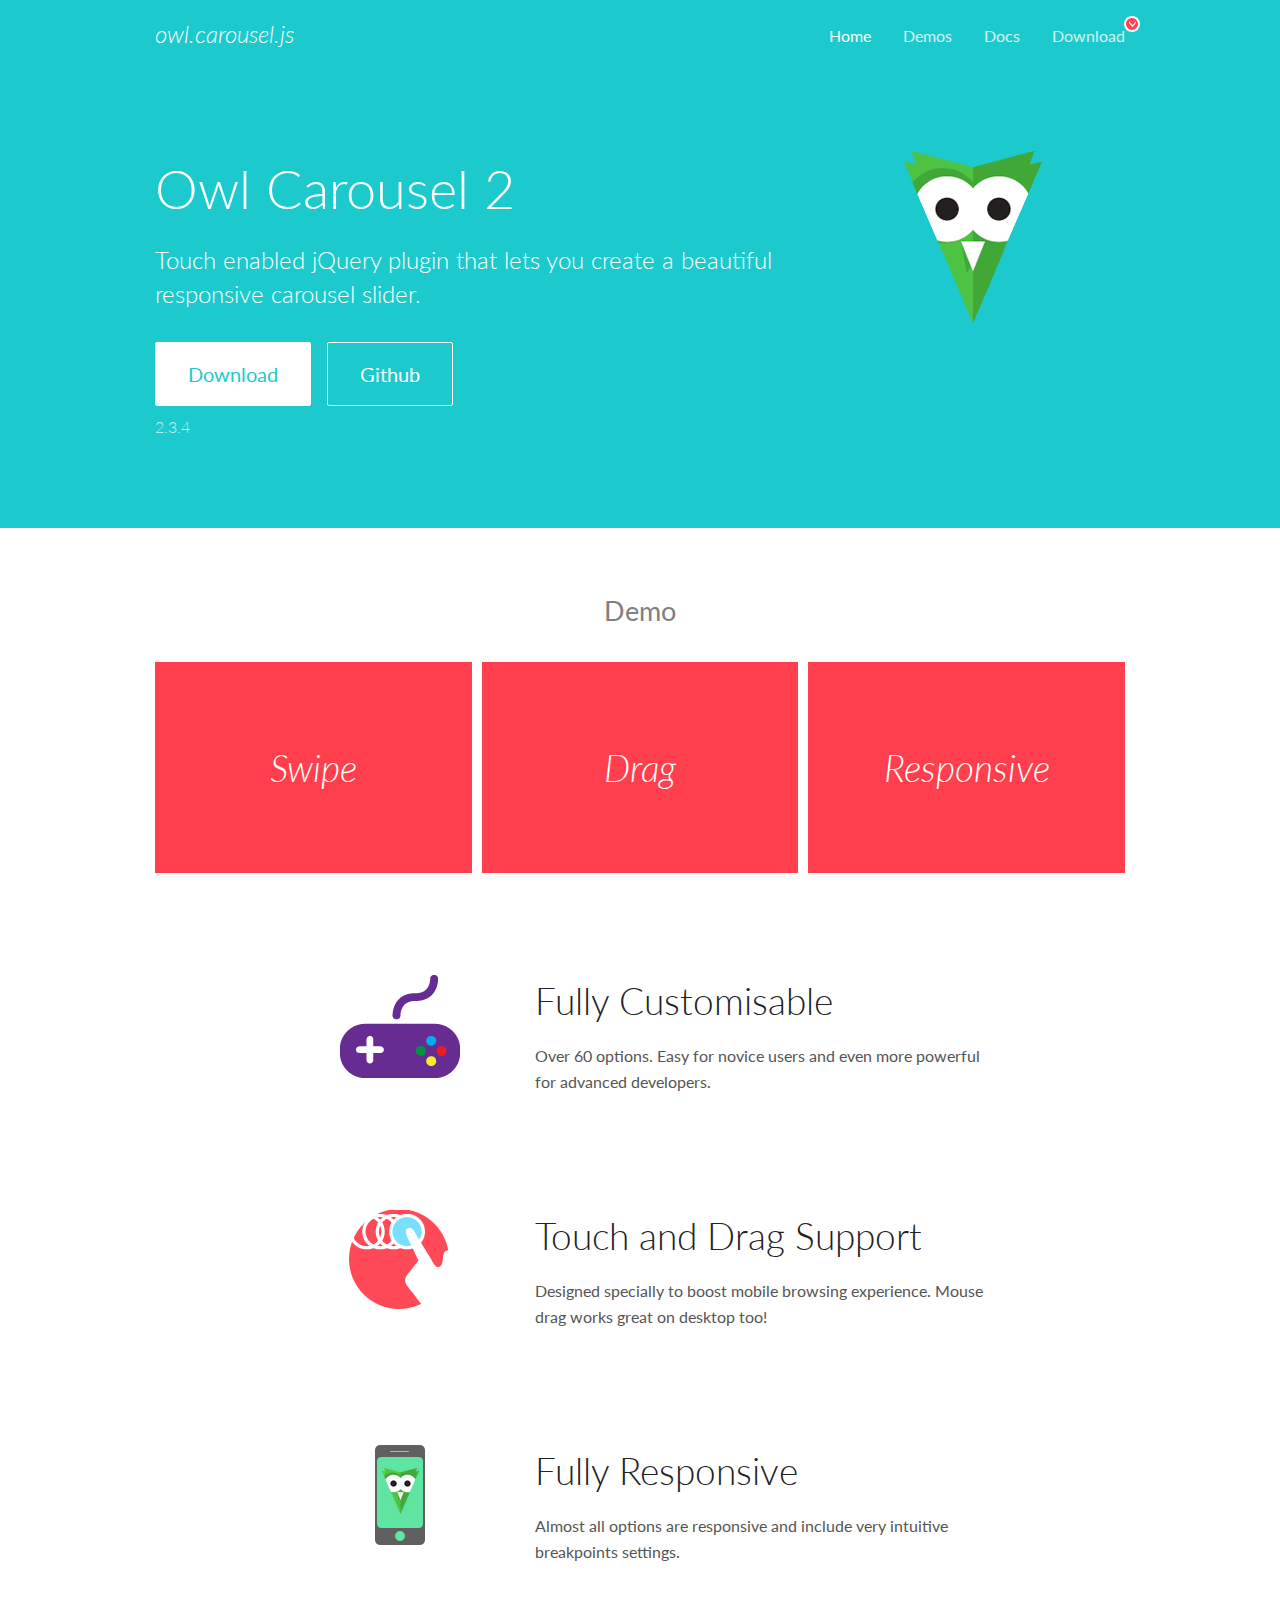
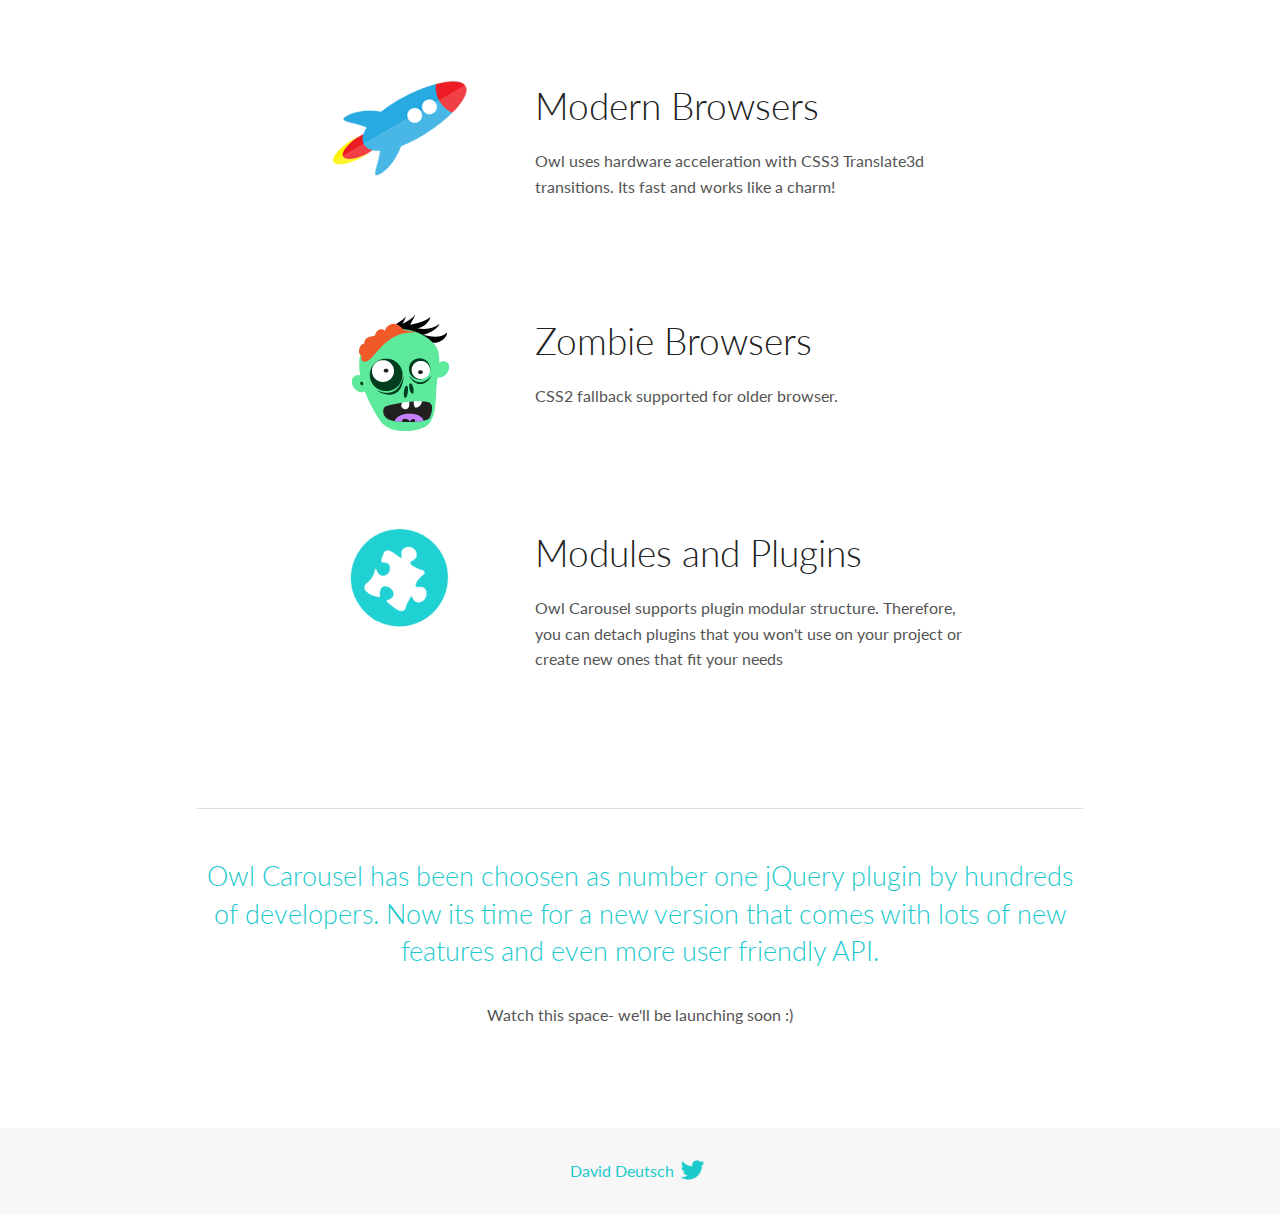
<file: exam/fonts/OwlCarousel2-2.3.4/docs/index.html>
<!DOCTYPE html>
<html lang="en">
  <head>

    <!-- head -->
    <meta charset="utf-8">
    <meta name="msapplication-tap-highlight" content="no" />
    <meta name="viewport" content="width=device-width, initial-scale=1.0" />
    <meta name="description" content="Touch enabled jQuery plugin that lets you create beautiful responsive carousel slider.">
    <meta name="author" content="David Deutsch">
    <title>
      Home | Owl Carousel | 2.3.4
    </title>

    <!-- Stylesheets -->
    <link href='https://fonts.googleapis.com/css?family=Lato:300,400,700,400italic,300italic' rel='stylesheet' type='text/css'>
    <link rel="stylesheet" href="assets/css/docs.theme.min.css">

    <!-- Owl Stylesheets -->
    <link rel="stylesheet" href="assets/owlcarousel/assets/owl.carousel.min.css">
    <link rel="stylesheet" href="assets/owlcarousel/assets/owl.theme.default.min.css">

    <!-- HTML5 shim and Respond.js IE8 support of HTML5 elements and media queries -->

    <!--[if lt IE 9]>
      <script src="https://oss.maxcdn.com/libs/html5shiv/3.7.0/html5shiv.js"></script>
      <script src="https://oss.maxcdn.com/libs/respond.js/1.3.0/respond.min.js"></script>
    <![endif]-->

    <!-- Favicons -->
    <link rel="apple-touch-icon-precomposed" sizes="144x144" href="assets/ico/apple-touch-icon-144-precomposed.png">
    <link rel="shortcut icon" href="assets/ico/favicon.png">
    <link rel="shortcut icon" href="favicon.ico">

    <!-- Yeah i know js should not be in header. Its required for demos.-->

    <!-- javascript -->
    <script src="assets/vendors/jquery.min.js"></script>
    <script src="assets/owlcarousel/owl.carousel.js"></script>
  </head>
  <body>

    <!-- header -->
    <header class="header">
      <div class="row">
        <div class="large-12 columns">
          <div class="brand left">
            <h3>
              <a href="/OwlCarousel2/">owl.carousel.js</a> 
            </h3>
          </div>
          <a id="toggle-nav" class="right">
            <span></span> <span></span> <span></span> 
          </a> 
          <div class="nav-bar">
            <ul class="clearfix">
              <li class="active">
                <a href="/OwlCarousel2/index.html">Home</a> 
              </li>
              <li> <a href="/OwlCarousel2/demos/demos.html">Demos</a>  </li>
              <li> <a href="/OwlCarousel2/docs/started-welcome.html">Docs</a>  </li>
              <li>
                <a href="https://github.com/OwlCarousel2/OwlCarousel2/archive/2.3.4.zip">Download</a> 
                <span class="download"></span> 
              </li>
            </ul>
          </div>
        </div>
      </div>
    </header>

    <!-- home panel -->
    <section id="hero">
      <div class="row">
        <div class="large-8 medium-8 columns">
          <h1>Owl Carousel 2</h1>
          <h4>Touch enabled jQuery plugin that lets you create a beautiful responsive carousel slider.</h4>
          <a href="https://github.com/OwlCarousel2/OwlCarousel2/archive/2.3.4.zip" class="hero-button">Download</a> 
          <a href="https://github.com/OwlCarousel2/OwlCarousel2" class="hero-button outline">Github</a> 
          <p>2.3.4</p>
        </div>
        <div class="large-4 medium-4 columns">
          <img class="owl-logo" src="assets/img/owl-logo.png" alt="mr. Owl">
        </div>
      </div>
    </section>

    <!-- body -->
    <div class="home-demo">
      <div class="row">
        <div class="large-12 columns">
          <h3>Demo</h3>
          <div class="owl-carousel">
            <div class="item">
              <h2>Swipe</h2>
            </div>
            <div class="item">
              <h2>Drag</h2>
            </div>
            <div class="item">
              <h2>Responsive</h2>
            </div>
            <div class="item">
              <h2>CSS3</h2>
            </div>
            <div class="item">
              <h2>Fast</h2>
            </div>
            <div class="item">
              <h2>Easy</h2>
            </div>
            <div class="item">
              <h2>Free</h2>
            </div>
            <div class="item">
              <h2>Upgradable</h2>
            </div>
            <div class="item">
              <h2>Tons of options</h2>
            </div>
            <div class="item">
              <h2>Infinity</h2>
            </div>
            <div class="item">
              <h2>Auto Width</h2>
            </div>
          </div>
        </div>
      </div>
    </div>
    <script>
      var owl = $('.owl-carousel');
      owl.owlCarousel({
        margin: 10,
        loop: true,
        responsive: {
          0: {
            items: 1
          },
          600: {
            items: 2
          },
          1000: {
            items: 3
          }
        }
      })
    </script>

    <!-- features -->
    <div id="features">
      <div class="row">
        <div class="small-12 medium-9 small-centered columns">
          <section class="row feature">
            <div class="medium-4 small-12 columns">
              <img src="assets/img/feature-options.png" alt="">
            </div>
            <div class="medium-8 small-12 columns">
              <h2>Fully Customisable</h2>
              <p>Over 60 options. Easy for novice users and even more powerful for advanced developers.</p>
            </div>
          </section>
          <section class="row feature">
            <div class="medium-4 small-12 columns">
              <img src="assets/img/feature-drag.png" alt="">
            </div>
            <div class="medium-8 small-12 columns">
              <h2>Touch and Drag Support</h2>
              <p>Designed specially to boost mobile browsing experience. Mouse drag works great on desktop too!</p>
            </div>
          </section>
          <section class="row feature">
            <div class="medium-4 small-12 columns">
              <img src="assets/img/feature-responsive.png" alt="">
            </div>
            <div class="medium-8 small-12 columns">
              <h2>Fully Responsive</h2>
              <p>Almost all options are responsive and include very intuitive breakpoints settings.</p>
            </div>
          </section>
          <section class="row feature">
            <div class="medium-4 small-12 columns">
              <img src="assets/img/feature-modern.png" alt="">
            </div>
            <div class="medium-8 small-12 columns">
              <h2>Modern Browsers</h2>
              <p>Owl uses hardware acceleration with CSS3 Translate3d transitions. Its fast and works like a charm! </p>
            </div>
          </section>
          <section class="row feature">
            <div class="medium-4 small-12 columns">
              <img src="assets/img/feature-zombie.png" alt="">
            </div>
            <div class="medium-8 small-12 columns">
              <h2>Zombie Browsers</h2>
              <p>CSS2 fallback supported for older browser.</p>
            </div>
          </section>
          <section class="row feature">
            <div class="medium-4 small-12 columns">
              <img src="assets/img/feature-module.png" alt="">
            </div>
            <div class="medium-8 small-12 columns">
              <h2>Modules and Plugins</h2>
              <p>Owl Carousel supports plugin modular structure. Therefore, you can detach plugins that you won&#x27;t use on your project or create new ones that fit your needs</p>
            </div>
          </section>
        </div>
      </div>
    </div>

    <!-- footer -->
    <section id="teaser-text">
      <div class="row">
        <div class="small-12 medium-11 small-centered columns">
          <hr>
          <h3 id="owl-carousel-has-been-choosen-as-number-one-jquery-plugin-by-hundreds-of-developers-now-its-time-for-a-new-version-that-comes-with-lots-of-new-features-and-even-more-user-friendly-api-">Owl Carousel has been choosen as number one jQuery plugin by hundreds of developers. Now its time for a new version that comes with lots of new features and even more user friendly API.</h3>
          <p>Watch this space- we&#39;ll be launching soon :)</p>
        </div>
      </div>
    </section>

    <!-- footer -->
    <footer class="footer">
      <div class="row">
        <div class="large-12 columns">
          <h5>
            <a href="/OwlCarousel2/docs/support-contact.html">David Deutsch</a> 
            <a id="custom-tweet-button" href="https://twitter.com/share?url=https://github.com/OwlCarousel2/OwlCarousel2&text=Owl Carousel - This is so awesome! " target="_blank"></a> 
          </h5>
        </div>
      </div>
    </footer>

    <!-- vendors -->
    <script src="assets/vendors/highlight.js"></script>
    <script src="assets/js/app.js"></script>
  </body>
</html>
</file>
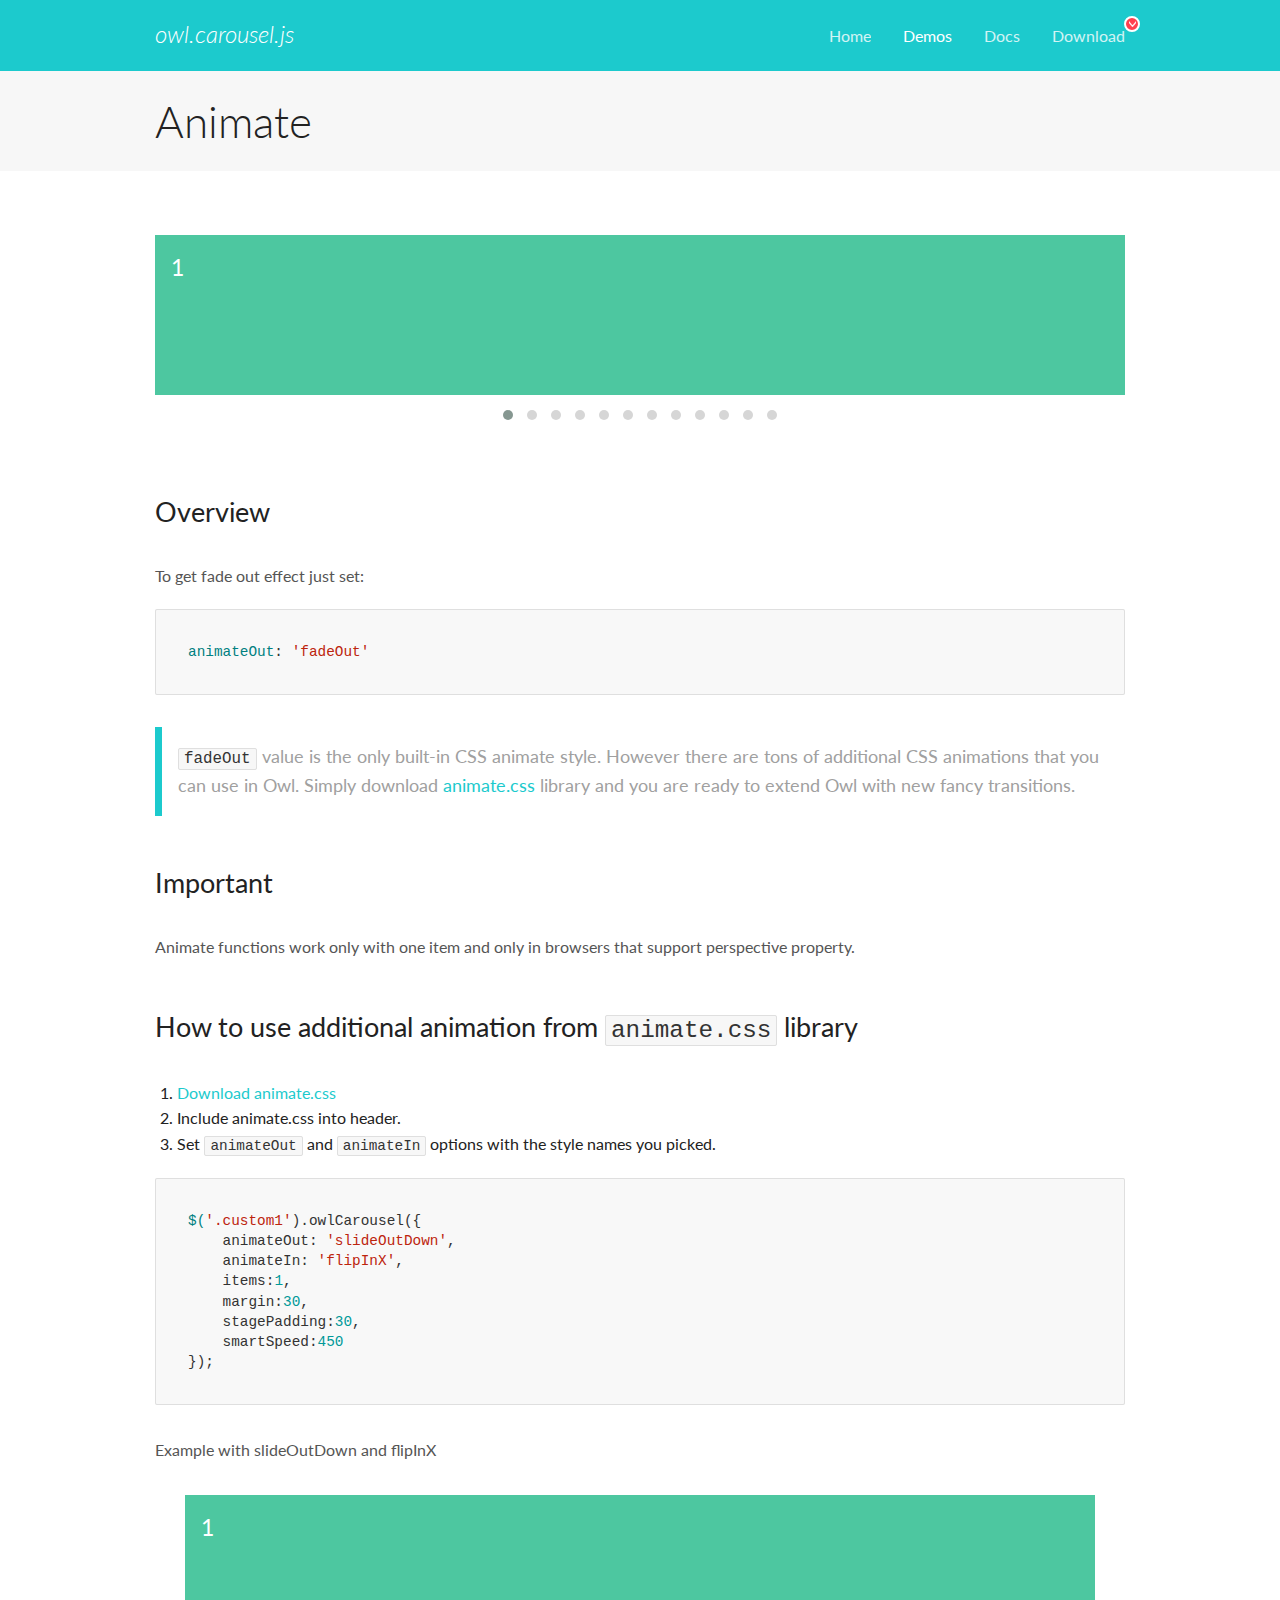
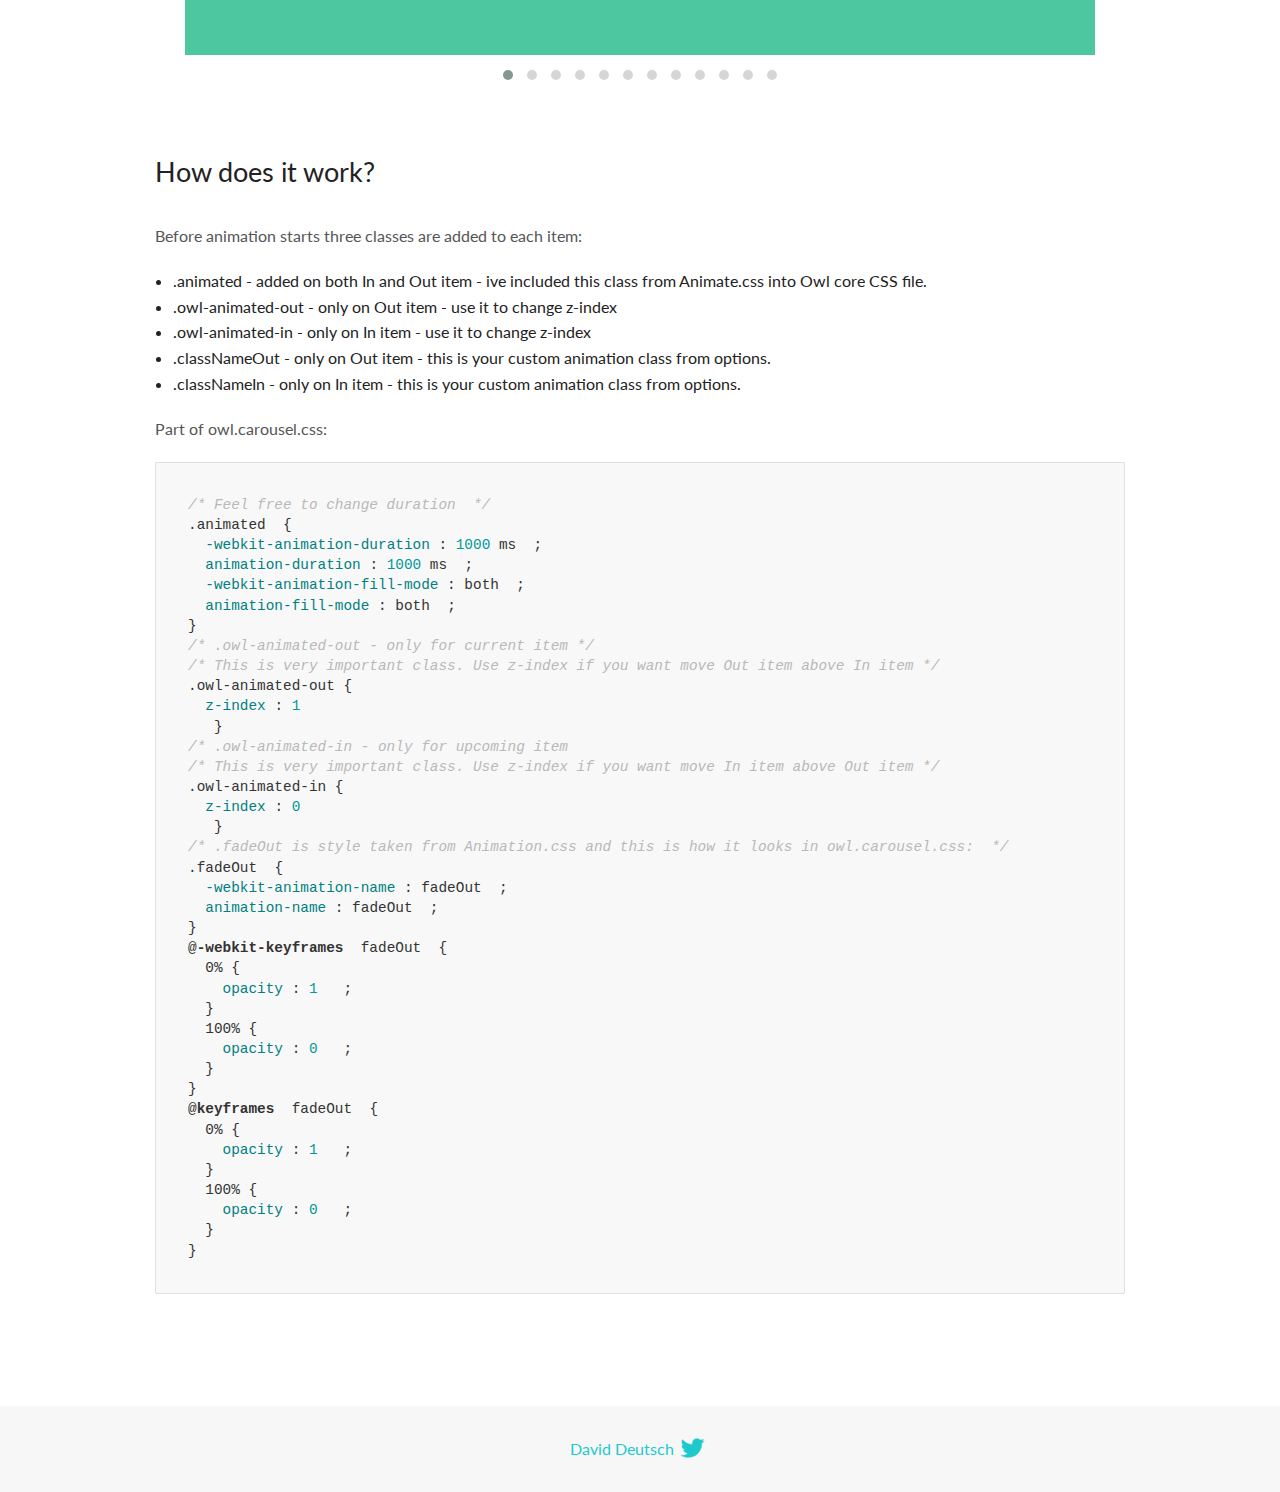
<file: exam/fonts/OwlCarousel2-2.3.4/docs/demos/animate.html>
<!DOCTYPE html>
<html lang="en">
  <head>

    <!-- head -->
    <meta charset="utf-8">
    <meta name="msapplication-tap-highlight" content="no" />
    <meta name="viewport" content="width=device-width, initial-scale=1.0" />
    <meta name="description" content="Animate carousel">
    <meta name="author" content="David Deutsch">
    <title>
      Animate Demo | Owl Carousel | 2.3.4
    </title>

    <!-- Stylesheets -->
    <link href='https://fonts.googleapis.com/css?family=Lato:300,400,700,400italic,300italic' rel='stylesheet' type='text/css'>
    <link rel="stylesheet" href="../assets/css/docs.theme.min.css">

    <!-- Owl Stylesheets -->
    <link rel="stylesheet" href="../assets/owlcarousel/assets/owl.carousel.min.css">
    <link rel="stylesheet" href="../assets/owlcarousel/assets/owl.theme.default.min.css">

    <!-- HTML5 shim and Respond.js IE8 support of HTML5 elements and media queries -->

    <!--[if lt IE 9]>
      <script src="https://oss.maxcdn.com/libs/html5shiv/3.7.0/html5shiv.js"></script>
      <script src="https://oss.maxcdn.com/libs/respond.js/1.3.0/respond.min.js"></script>
    <![endif]-->

    <!-- Favicons -->
    <link rel="apple-touch-icon-precomposed" sizes="144x144" href="../assets/ico/apple-touch-icon-144-precomposed.png">
    <link rel="shortcut icon" href="../assets/ico/favicon.png">
    <link rel="shortcut icon" href="favicon.ico">

    <!-- Yeah i know js should not be in header. Its required for demos.-->

    <!-- javascript -->
    <script src="../assets/vendors/jquery.min.js"></script>
    <script src="../assets/owlcarousel/owl.carousel.js"></script>
  </head>
  <body>

    <!-- header -->
    <header class="header">
      <div class="row">
        <div class="large-12 columns">
          <div class="brand left">
            <h3>
              <a href="/OwlCarousel2/">owl.carousel.js</a> 
            </h3>
          </div>
          <a id="toggle-nav" class="right">
            <span></span> <span></span> <span></span> 
          </a> 
          <div class="nav-bar">
            <ul class="clearfix">
              <li> <a href="/OwlCarousel2/index.html">Home</a>  </li>
              <li class="active">
                <a href="/OwlCarousel2/demos/demos.html">Demos</a> 
              </li>
              <li> <a href="/OwlCarousel2/docs/started-welcome.html">Docs</a>  </li>
              <li>
                <a href="https://github.com/OwlCarousel2/OwlCarousel2/archive/2.3.4.zip">Download</a> 
                <span class="download"></span> 
              </li>
            </ul>
          </div>
        </div>
      </div>
    </header>

    <!-- title -->
    <section class="title">
      <div class="row">
        <div class="large-12 columns">
          <h1>Animate</h1>
        </div>
      </div>
    </section>

    <!--  Demos -->
    <section id="demos">
      <div class="row">
        <div class="large-12 columns">
          <div class="fadeOut owl-carousel owl-theme">
            <div class="item">
              <h4>1</h4>
            </div>
            <div class="item">
              <h4>2</h4>
            </div>
            <div class="item">
              <h4>3</h4>
            </div>
            <div class="item">
              <h4>4</h4>
            </div>
            <div class="item">
              <h4>5</h4>
            </div>
            <div class="item">
              <h4>6</h4>
            </div>
            <div class="item">
              <h4>7</h4>
            </div>
            <div class="item">
              <h4>8</h4>
            </div>
            <div class="item">
              <h4>9</h4>
            </div>
            <div class="item">
              <h4>10</h4>
            </div>
            <div class="item">
              <h4>11</h4>
            </div>
            <div class="item">
              <h4>12</h4>
            </div>
          </div>
          <h3 id="overview">Overview</h3>
          <p>To get fade out effect just set:</p>
          <pre><code>animateOut: &#39;fadeOut&#39;</code></pre>
          <blockquote>
            <p><code>fadeOut</code> value is the only built-in CSS animate style. However there are tons of additional CSS animations that you can use in Owl. Simply download
              <a href="https://daneden.github.io/animate.css/">animate.css</a>  library and you are ready to extend Owl with new fancy transitions.</p>
          </blockquote>
          <h3 id="important">Important</h3>
          <p>Animate functions work only with one item and only in browsers that support perspective property.</p>
          <h3 id="how-to-use-additional-animation-from-animate-css-library">How to use additional animation from <code>animate.css</code> library</h3>
          <ol>
            <li> <a href="https://daneden.github.io/animate.css/">Download animate.css</a>  </li>
            <li>Include animate.css into header.</li>
            <li>Set <code>animateOut</code> and <code>animateIn</code> options with the style names you picked.</li>
          </ol>
          <pre><code>$(&#39;.custom1&#39;).owlCarousel({
    animateOut: &#39;slideOutDown&#39;,
    animateIn: &#39;flipInX&#39;,
    items:1,
    margin:30,
    stagePadding:30,
    smartSpeed:450
});</code></pre>
          <p>Example with slideOutDown and flipInX</p>
          <div class="custom1 owl-carousel owl-theme">
            <div class="item">
              <h4>1</h4>
            </div>
            <div class="item">
              <h4>2</h4>
            </div>
            <div class="item">
              <h4>3</h4>
            </div>
            <div class="item">
              <h4>4</h4>
            </div>
            <div class="item">
              <h4>5</h4>
            </div>
            <div class="item">
              <h4>6</h4>
            </div>
            <div class="item">
              <h4>7</h4>
            </div>
            <div class="item">
              <h4>8</h4>
            </div>
            <div class="item">
              <h4>9</h4>
            </div>
            <div class="item">
              <h4>10</h4>
            </div>
            <div class="item">
              <h4>11</h4>
            </div>
            <div class="item">
              <h4>12</h4>
            </div>
          </div>
          <h3 id="how-does-it-work-">How does it work?</h3>
          <p>Before animation starts three classes are added to each item:</p>
          <ul>
            <li>.animated - added on both In and Out item - ive included this class from Animate.css into Owl core CSS file.</li>
            <li>.owl-animated-out - only on Out item - use it to change z-index</li>
            <li>.owl-animated-in - only on In item - use it to change z-index</li>
            <li>.classNameOut - only on Out item - this is your custom animation class from options.</li>
            <li>.classNameIn - only on In item - this is your custom animation class from options.</li>
          </ul>
          <p>Part of owl.carousel.css:</p>
          <pre><code class="language-css"><span class="comment">/* Feel free to change duration  */</span> 
<span class="class">.animated</span>  <span class="rules">{
  <span class="rule"><span class="attribute">-webkit-animation-duration</span> :<span class="value"> <span class="number">1000</span> ms</span> </span> ;
  <span class="rule"><span class="attribute">animation-duration</span> :<span class="value"> <span class="number">1000</span> ms</span> </span> ;
  <span class="rule"><span class="attribute">-webkit-animation-fill-mode</span> :<span class="value"> both</span> </span> ;
  <span class="rule"><span class="attribute">animation-fill-mode</span> :<span class="value"> both</span> </span> ;
<span class="rule">}</span> </span> 
<span class="comment">/* .owl-animated-out - only for current item */</span> 
<span class="comment">/* This is very important class. Use z-index if you want move Out item above In item */</span> 
<span class="class">.owl-animated-out</span> <span class="rules">{
  <span class="rule"><span class="attribute">z-index</span> :<span class="value"> <span class="number">1</span> 
</span> </span> </span> }
<span class="comment">/* .owl-animated-in - only for upcoming item
/* This is very important class. Use z-index if you want move In item above Out item */</span> 
<span class="class">.owl-animated-in</span> <span class="rules">{
  <span class="rule"><span class="attribute">z-index</span> :<span class="value"> <span class="number">0</span> 
</span> </span> </span> }
<span class="comment">/* .fadeOut is style taken from Animation.css and this is how it looks in owl.carousel.css:  */</span> 
<span class="class">.fadeOut</span>  <span class="rules">{
  <span class="rule"><span class="attribute">-webkit-animation-name</span> :<span class="value"> fadeOut</span> </span> ;
  <span class="rule"><span class="attribute">animation-name</span> :<span class="value"> fadeOut</span> </span> ;
<span class="rule">}</span> </span> 
<span class="at_rule">@<span class="keyword">-webkit-keyframes</span>  fadeOut </span> {
  0% <span class="rules">{
    <span class="rule"><span class="attribute">opacity</span> :<span class="value"> <span class="number">1</span> </span> </span> ;
  <span class="rule">}</span> </span> 
  100% <span class="rules">{
    <span class="rule"><span class="attribute">opacity</span> :<span class="value"> <span class="number">0</span> </span> </span> ;
  <span class="rule">}</span> </span> 
}
<span class="at_rule">@<span class="keyword">keyframes</span>  fadeOut </span> {
  0% <span class="rules">{
    <span class="rule"><span class="attribute">opacity</span> :<span class="value"> <span class="number">1</span> </span> </span> ;
  <span class="rule">}</span> </span> 
  100% <span class="rules">{
    <span class="rule"><span class="attribute">opacity</span> :<span class="value"> <span class="number">0</span> </span> </span> ;
  <span class="rule">}</span> </span> 
}</code></pre>
          <link rel="stylesheet" href="../assets/css/animate.css">
          <script>
            jQuery(document).ready(function($) {
              $('.fadeOut').owlCarousel({
                items: 1,
                animateOut: 'fadeOut',
                loop: true,
                margin: 10,
              });
              $('.custom1').owlCarousel({
                animateOut: 'slideOutDown',
                animateIn: 'flipInX',
                items: 1,
                margin: 30,
                stagePadding: 30,
                smartSpeed: 450
              });
            });
          </script>
        </div>
      </div>
    </section>

    <!-- footer -->
    <footer class="footer">
      <div class="row">
        <div class="large-12 columns">
          <h5>
            <a href="/OwlCarousel2/docs/support-contact.html">David Deutsch</a> 
            <a id="custom-tweet-button" href="https://twitter.com/share?url=https://github.com/OwlCarousel2/OwlCarousel2&text=Owl Carousel - This is so awesome! " target="_blank"></a> 
          </h5>
        </div>
      </div>
    </footer>

    <!-- vendors -->
    <script src="../assets/vendors/highlight.js"></script>
    <script src="../assets/js/app.js"></script>
  </body>
</html>
</file>
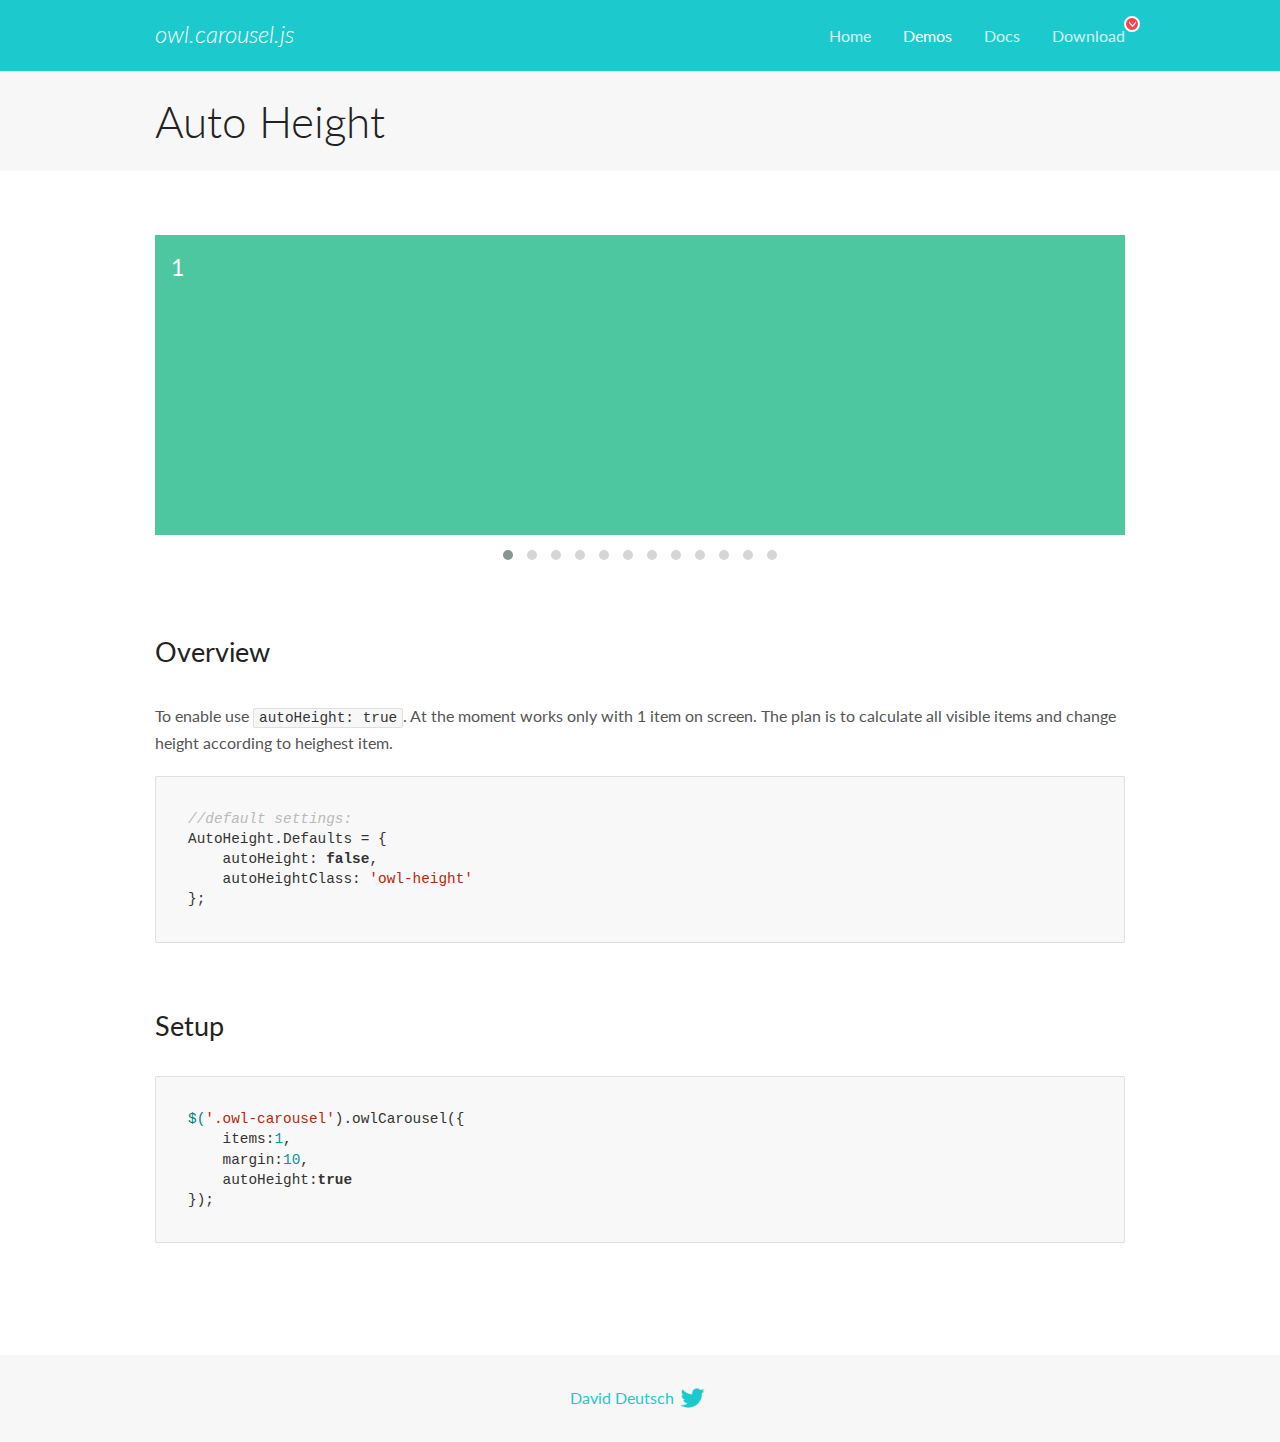
<file: exam/fonts/OwlCarousel2-2.3.4/docs/demos/autoheight.html>
<!DOCTYPE html>
<html lang="en">
  <head>

    <!-- head -->
    <meta charset="utf-8">
    <meta name="msapplication-tap-highlight" content="no" />
    <meta name="viewport" content="width=device-width, initial-scale=1.0" />
    <meta name="description" content="autoHeight usage demo">
    <meta name="author" content="David Deutsch">
    <title>
      Auto Height Demo | Owl Carousel | 2.3.4
    </title>

    <!-- Stylesheets -->
    <link href='https://fonts.googleapis.com/css?family=Lato:300,400,700,400italic,300italic' rel='stylesheet' type='text/css'>
    <link rel="stylesheet" href="../assets/css/docs.theme.min.css">

    <!-- Owl Stylesheets -->
    <link rel="stylesheet" href="../assets/owlcarousel/assets/owl.carousel.min.css">
    <link rel="stylesheet" href="../assets/owlcarousel/assets/owl.theme.default.min.css">

    <!-- HTML5 shim and Respond.js IE8 support of HTML5 elements and media queries -->

    <!--[if lt IE 9]>
      <script src="https://oss.maxcdn.com/libs/html5shiv/3.7.0/html5shiv.js"></script>
      <script src="https://oss.maxcdn.com/libs/respond.js/1.3.0/respond.min.js"></script>
    <![endif]-->

    <!-- Favicons -->
    <link rel="apple-touch-icon-precomposed" sizes="144x144" href="../assets/ico/apple-touch-icon-144-precomposed.png">
    <link rel="shortcut icon" href="../assets/ico/favicon.png">
    <link rel="shortcut icon" href="favicon.ico">

    <!-- Yeah i know js should not be in header. Its required for demos.-->

    <!-- javascript -->
    <script src="../assets/vendors/jquery.min.js"></script>
    <script src="../assets/owlcarousel/owl.carousel.js"></script>
  </head>
  <body>

    <!-- header -->
    <header class="header">
      <div class="row">
        <div class="large-12 columns">
          <div class="brand left">
            <h3>
              <a href="/OwlCarousel2/">owl.carousel.js</a> 
            </h3>
          </div>
          <a id="toggle-nav" class="right">
            <span></span> <span></span> <span></span> 
          </a> 
          <div class="nav-bar">
            <ul class="clearfix">
              <li> <a href="/OwlCarousel2/index.html">Home</a>  </li>
              <li class="active">
                <a href="/OwlCarousel2/demos/demos.html">Demos</a> 
              </li>
              <li> <a href="/OwlCarousel2/docs/started-welcome.html">Docs</a>  </li>
              <li>
                <a href="https://github.com/OwlCarousel2/OwlCarousel2/archive/2.3.4.zip">Download</a> 
                <span class="download"></span> 
              </li>
            </ul>
          </div>
        </div>
      </div>
    </header>

    <!-- title -->
    <section class="title">
      <div class="row">
        <div class="large-12 columns">
          <h1>Auto Height</h1>
        </div>
      </div>
    </section>

    <!--  Demos -->
    <section id="demos">
      <div class="row">
        <div class="large-12 columns">
          <div class="owl-carousel owl-theme">
            <div class="item" style="height:300px">
              <h4>1</h4>
            </div>
            <div class="item" style="height:100px">
              <h4>2</h4>
            </div>
            <div class="item" style="height:500px">
              <h4>3</h4>
            </div>
            <div class="item" style="height:250px">
              <h4>4</h4>
            </div>
            <div class="item" style="height:400px">
              <h4>5</h4>
            </div>
            <div class="item" style="height:500px">
              <h4>6</h4>
            </div>
            <div class="item" style="height:600px">
              <h4>7</h4>
            </div>
            <div class="item" style="height:400px">
              <h4>8</h4>
            </div>
            <div class="item" style="height:300px">
              <h4>9</h4>
            </div>
            <div class="item" style="height:350px">
              <h4>10</h4>
            </div>
            <div class="item" style="height:200px">
              <h4>11</h4>
            </div>
            <div class="item" style="height:150px">
              <h4>12</h4>
            </div>
          </div>
          <h3 id="overview">Overview</h3>
          <p>To enable use <code>autoHeight: true</code>. At the moment works only with 1 item on screen. The plan is to calculate all visible items and change height according to heighest item.</p>
          <pre><code>//default settings:
AutoHeight.Defaults = {
    autoHeight: false,
    autoHeightClass: &#39;owl-height&#39;
};</code></pre>
          <h3 id="setup">Setup</h3>
          <pre><code>$(&#39;.owl-carousel&#39;).owlCarousel({
    items:1,
    margin:10,
    autoHeight:true
});</code></pre>
          <script>
            $(document).ready(function() {
              $('.owl-carousel').owlCarousel({
                items: 1,
                margin: 10,
                autoHeight: true
              });
            })
          </script>
        </div>
      </div>
    </section>

    <!-- footer -->
    <footer class="footer">
      <div class="row">
        <div class="large-12 columns">
          <h5>
            <a href="/OwlCarousel2/docs/support-contact.html">David Deutsch</a> 
            <a id="custom-tweet-button" href="https://twitter.com/share?url=https://github.com/OwlCarousel2/OwlCarousel2&text=Owl Carousel - This is so awesome! " target="_blank"></a> 
          </h5>
        </div>
      </div>
    </footer>

    <!-- vendors -->
    <script src="../assets/vendors/highlight.js"></script>
    <script src="../assets/js/app.js"></script>
  </body>
</html>
</file>
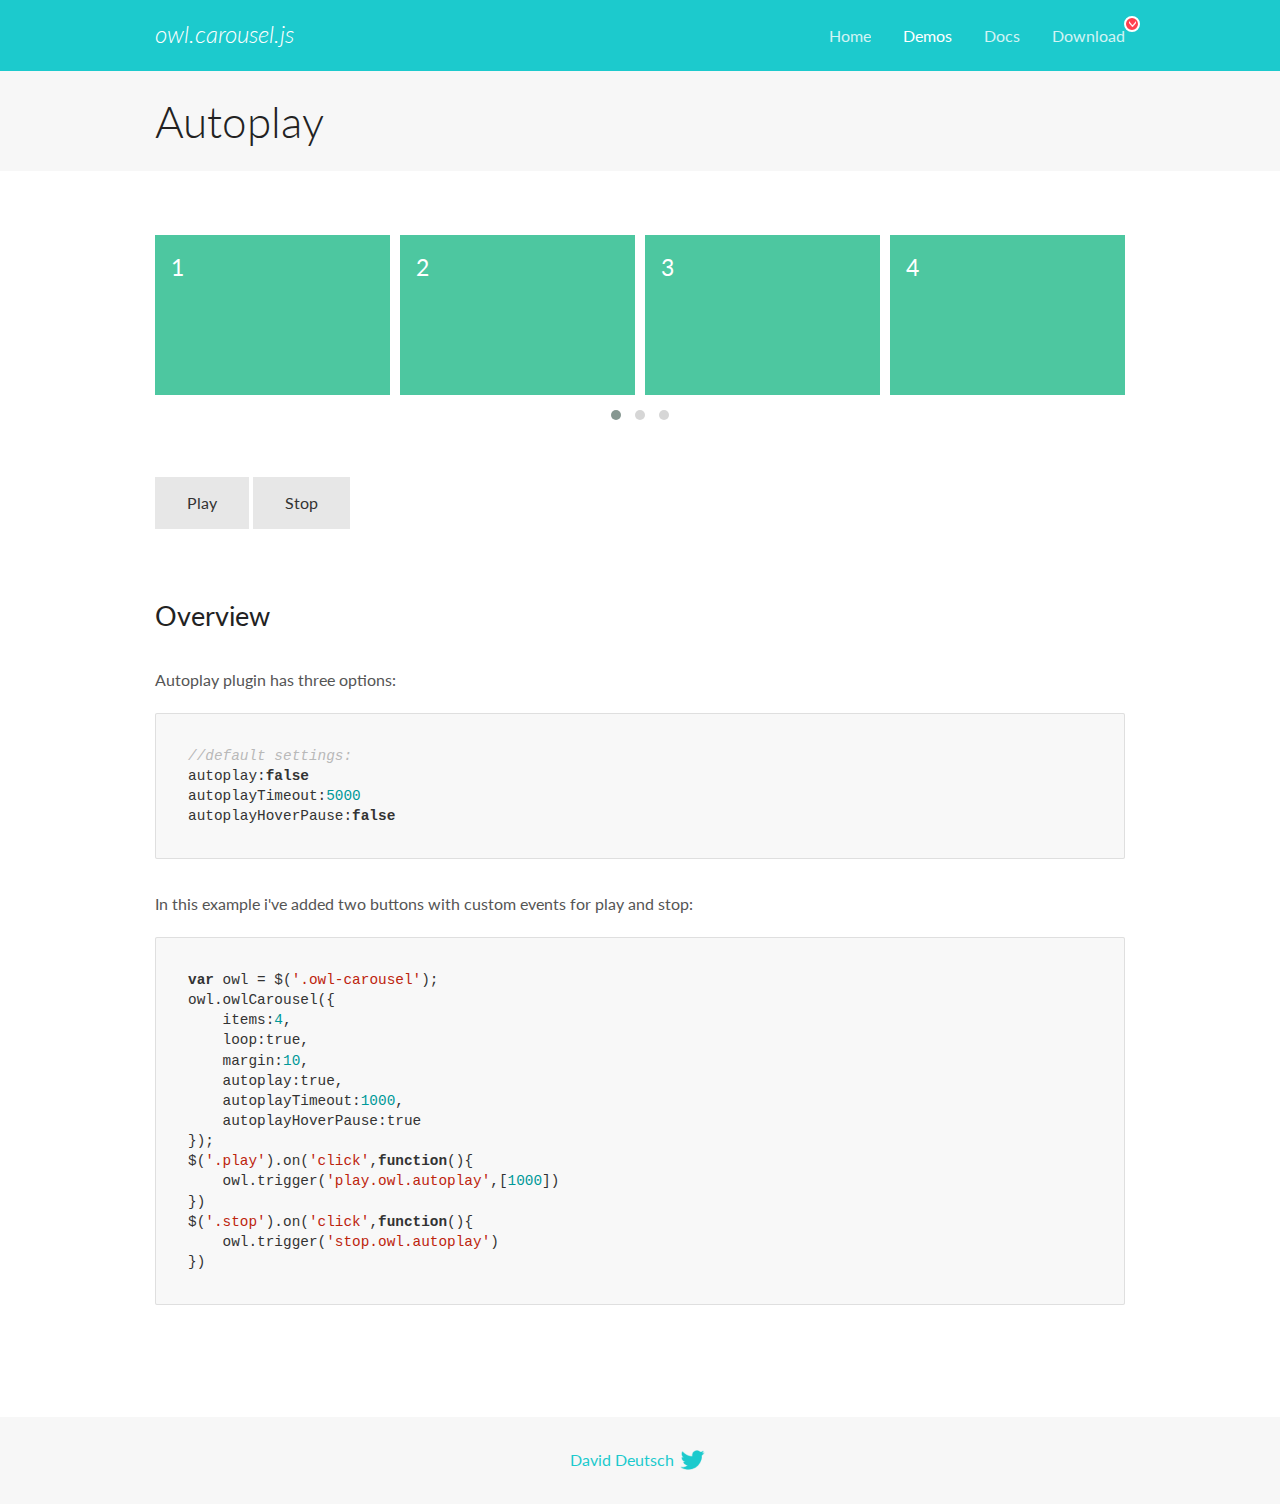
<file: exam/fonts/OwlCarousel2-2.3.4/docs/demos/autoplay.html>
<!DOCTYPE html>
<html lang="en">
  <head>

    <!-- head -->
    <meta charset="utf-8">
    <meta name="msapplication-tap-highlight" content="no" />
    <meta name="viewport" content="width=device-width, initial-scale=1.0" />
    <meta name="description" content="Autoplay usage demo">
    <meta name="author" content="David Deutsch">
    <title>
      Autoplay Demo | Owl Carousel | 2.3.4
    </title>

    <!-- Stylesheets -->
    <link href='https://fonts.googleapis.com/css?family=Lato:300,400,700,400italic,300italic' rel='stylesheet' type='text/css'>
    <link rel="stylesheet" href="../assets/css/docs.theme.min.css">

    <!-- Owl Stylesheets -->
    <link rel="stylesheet" href="../assets/owlcarousel/assets/owl.carousel.min.css">
    <link rel="stylesheet" href="../assets/owlcarousel/assets/owl.theme.default.min.css">

    <!-- HTML5 shim and Respond.js IE8 support of HTML5 elements and media queries -->

    <!--[if lt IE 9]>
      <script src="https://oss.maxcdn.com/libs/html5shiv/3.7.0/html5shiv.js"></script>
      <script src="https://oss.maxcdn.com/libs/respond.js/1.3.0/respond.min.js"></script>
    <![endif]-->

    <!-- Favicons -->
    <link rel="apple-touch-icon-precomposed" sizes="144x144" href="../assets/ico/apple-touch-icon-144-precomposed.png">
    <link rel="shortcut icon" href="../assets/ico/favicon.png">
    <link rel="shortcut icon" href="favicon.ico">

    <!-- Yeah i know js should not be in header. Its required for demos.-->

    <!-- javascript -->
    <script src="../assets/vendors/jquery.min.js"></script>
    <script src="../assets/owlcarousel/owl.carousel.js"></script>
  </head>
  <body>

    <!-- header -->
    <header class="header">
      <div class="row">
        <div class="large-12 columns">
          <div class="brand left">
            <h3>
              <a href="/OwlCarousel2/">owl.carousel.js</a> 
            </h3>
          </div>
          <a id="toggle-nav" class="right">
            <span></span> <span></span> <span></span> 
          </a> 
          <div class="nav-bar">
            <ul class="clearfix">
              <li> <a href="/OwlCarousel2/index.html">Home</a>  </li>
              <li class="active">
                <a href="/OwlCarousel2/demos/demos.html">Demos</a> 
              </li>
              <li> <a href="/OwlCarousel2/docs/started-welcome.html">Docs</a>  </li>
              <li>
                <a href="https://github.com/OwlCarousel2/OwlCarousel2/archive/2.3.4.zip">Download</a> 
                <span class="download"></span> 
              </li>
            </ul>
          </div>
        </div>
      </div>
    </header>

    <!-- title -->
    <section class="title">
      <div class="row">
        <div class="large-12 columns">
          <h1>Autoplay</h1>
        </div>
      </div>
    </section>

    <!--  Demos -->
    <section id="demos">
      <div class="row">
        <div class="large-12 columns">
          <div class="owl-carousel owl-theme">
            <div class="item">
              <h4>1</h4>
            </div>
            <div class="item">
              <h4>2</h4>
            </div>
            <div class="item">
              <h4>3</h4>
            </div>
            <div class="item">
              <h4>4</h4>
            </div>
            <div class="item">
              <h4>5</h4>
            </div>
            <div class="item">
              <h4>6</h4>
            </div>
            <div class="item">
              <h4>7</h4>
            </div>
            <div class="item">
              <h4>8</h4>
            </div>
            <div class="item">
              <h4>9</h4>
            </div>
            <div class="item">
              <h4>10</h4>
            </div>
            <div class="item">
              <h4>11</h4>
            </div>
            <div class="item">
              <h4>12</h4>
            </div>
          </div>
          <a class="button secondary play">Play</a> 
          <a class="button secondary stop">Stop</a> 
          <h3 id="overview">Overview</h3>
          <p>Autoplay plugin has three options:</p>
          <pre><code>//default settings:
autoplay:false
autoplayTimeout:5000
autoplayHoverPause:false</code></pre>
          <p>In this example i&#39;ve added two buttons with custom events for play and stop:</p>
          <pre><code>var owl = $(&#39;.owl-carousel&#39;);
owl.owlCarousel({
    items:4,
    loop:true,
    margin:10,
    autoplay:true,
    autoplayTimeout:1000,
    autoplayHoverPause:true
});
$(&#39;.play&#39;).on(&#39;click&#39;,function(){
    owl.trigger(&#39;play.owl.autoplay&#39;,[1000])
})
$(&#39;.stop&#39;).on(&#39;click&#39;,function(){
    owl.trigger(&#39;stop.owl.autoplay&#39;)
})</code></pre>
          <script>
            $(document).ready(function() {
              var owl = $('.owl-carousel');
              owl.owlCarousel({
                items: 4,
                loop: true,
                margin: 10,
                autoplay: true,
                autoplayTimeout: 1000,
                autoplayHoverPause: true
              });
              $('.play').on('click', function() {
                owl.trigger('play.owl.autoplay', [1000])
              })
              $('.stop').on('click', function() {
                owl.trigger('stop.owl.autoplay')
              })
            })
          </script>
        </div>
      </div>
    </section>

    <!-- footer -->
    <footer class="footer">
      <div class="row">
        <div class="large-12 columns">
          <h5>
            <a href="/OwlCarousel2/docs/support-contact.html">David Deutsch</a> 
            <a id="custom-tweet-button" href="https://twitter.com/share?url=https://github.com/OwlCarousel2/OwlCarousel2&text=Owl Carousel - This is so awesome! " target="_blank"></a> 
          </h5>
        </div>
      </div>
    </footer>

    <!-- vendors -->
    <script src="../assets/vendors/highlight.js"></script>
    <script src="../assets/js/app.js"></script>
  </body>
</html>
</file>
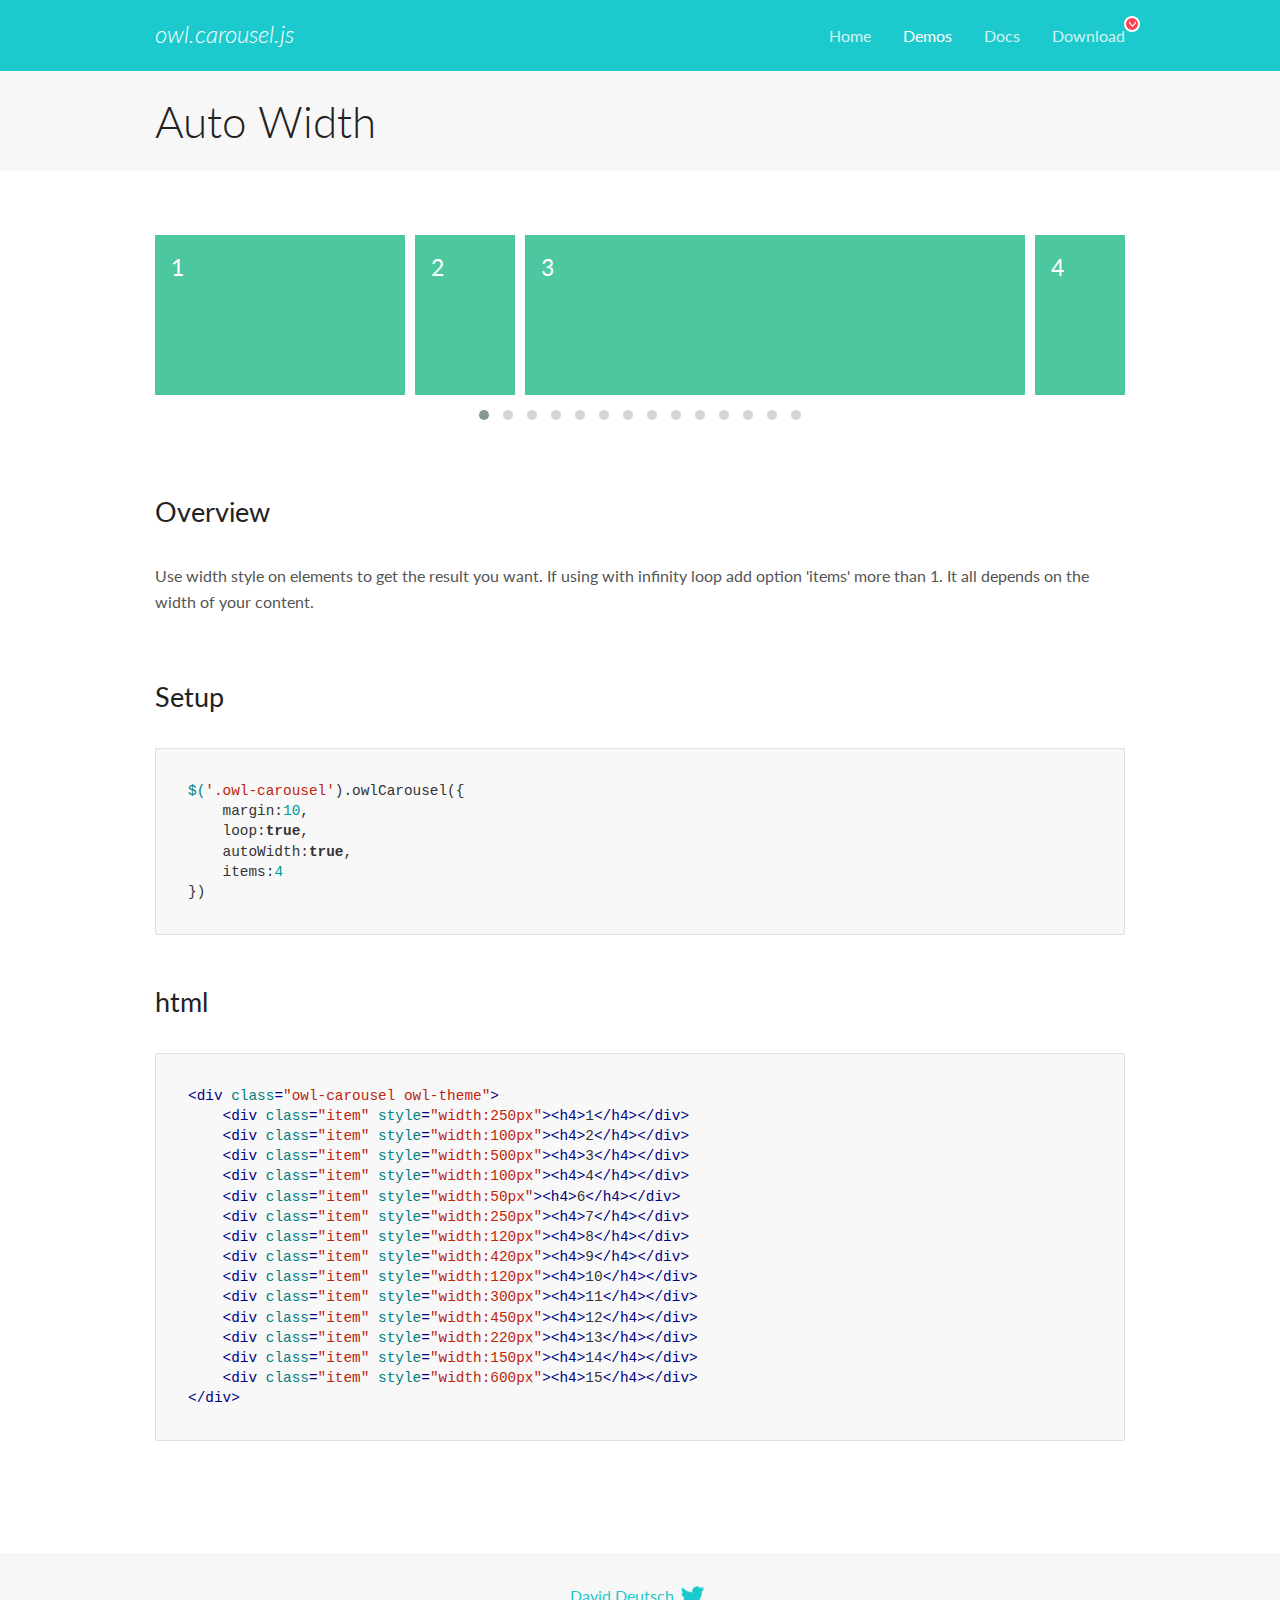
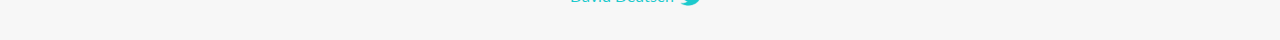
<file: exam/fonts/OwlCarousel2-2.3.4/docs/demos/autowidth.html>
<!DOCTYPE html>
<html lang="en">
  <head>

    <!-- head -->
    <meta charset="utf-8">
    <meta name="msapplication-tap-highlight" content="no" />
    <meta name="viewport" content="width=device-width, initial-scale=1.0" />
    <meta name="description" content="Auto Width">
    <meta name="author" content="David Deutsch">
    <title>
      Auto Width Demo | Owl Carousel | 2.3.4
    </title>

    <!-- Stylesheets -->
    <link href='https://fonts.googleapis.com/css?family=Lato:300,400,700,400italic,300italic' rel='stylesheet' type='text/css'>
    <link rel="stylesheet" href="../assets/css/docs.theme.min.css">

    <!-- Owl Stylesheets -->
    <link rel="stylesheet" href="../assets/owlcarousel/assets/owl.carousel.min.css">
    <link rel="stylesheet" href="../assets/owlcarousel/assets/owl.theme.default.min.css">

    <!-- HTML5 shim and Respond.js IE8 support of HTML5 elements and media queries -->

    <!--[if lt IE 9]>
      <script src="https://oss.maxcdn.com/libs/html5shiv/3.7.0/html5shiv.js"></script>
      <script src="https://oss.maxcdn.com/libs/respond.js/1.3.0/respond.min.js"></script>
    <![endif]-->

    <!-- Favicons -->
    <link rel="apple-touch-icon-precomposed" sizes="144x144" href="../assets/ico/apple-touch-icon-144-precomposed.png">
    <link rel="shortcut icon" href="../assets/ico/favicon.png">
    <link rel="shortcut icon" href="favicon.ico">

    <!-- Yeah i know js should not be in header. Its required for demos.-->

    <!-- javascript -->
    <script src="../assets/vendors/jquery.min.js"></script>
    <script src="../assets/owlcarousel/owl.carousel.js"></script>
  </head>
  <body>

    <!-- header -->
    <header class="header">
      <div class="row">
        <div class="large-12 columns">
          <div class="brand left">
            <h3>
              <a href="/OwlCarousel2/">owl.carousel.js</a> 
            </h3>
          </div>
          <a id="toggle-nav" class="right">
            <span></span> <span></span> <span></span> 
          </a> 
          <div class="nav-bar">
            <ul class="clearfix">
              <li> <a href="/OwlCarousel2/index.html">Home</a>  </li>
              <li class="active">
                <a href="/OwlCarousel2/demos/demos.html">Demos</a> 
              </li>
              <li> <a href="/OwlCarousel2/docs/started-welcome.html">Docs</a>  </li>
              <li>
                <a href="https://github.com/OwlCarousel2/OwlCarousel2/archive/2.3.4.zip">Download</a> 
                <span class="download"></span> 
              </li>
            </ul>
          </div>
        </div>
      </div>
    </header>

    <!-- title -->
    <section class="title">
      <div class="row">
        <div class="large-12 columns">
          <h1>Auto Width</h1>
        </div>
      </div>
    </section>

    <!--  Demos -->
    <section id="demos">
      <div class="row">
        <div class="large-12 columns">
          <div class="owl-carousel owl-theme">
            <div class="item" style="width:250px">
              <h4>1</h4>
            </div>
            <div class="item" style="width:100px">
              <h4>2</h4>
            </div>
            <div class="item" style="width:500px">
              <h4>3</h4>
            </div>
            <div class="item" style="width:100px">
              <h4>4</h4>
            </div>
            <div class="item" style="width:50px">
              <h4>6</h4>
            </div>
            <div class="item" style="width:250px">
              <h4>7</h4>
            </div>
            <div class="item" style="width:120px">
              <h4>8</h4>
            </div>
            <div class="item" style="width:420px">
              <h4>9</h4>
            </div>
            <div class="item" style="width:120px">
              <h4>10</h4>
            </div>
            <div class="item" style="width:300px">
              <h4>11</h4>
            </div>
            <div class="item" style="width:450px">
              <h4>12</h4>
            </div>
            <div class="item" style="width:220px">
              <h4>13</h4>
            </div>
            <div class="item" style="width:150px">
              <h4>14</h4>
            </div>
            <div class="item" style="width:600px">
              <h4>15</h4>
            </div>
          </div>
          <h3 id="overview">Overview</h3>
          <p>Use width style on elements to get the result you want. If using with infinity loop add option &#39;items&#39; more than 1. It all depends on the width of your content.</p>
          <h3 id="setup">Setup</h3>
          <pre><code>$(&#39;.owl-carousel&#39;).owlCarousel({
    margin:10,
    loop:true,
    autoWidth:true,
    items:4
})</code></pre>
          <h3 id="html">html</h3>
          <pre><code>&lt;div class=&quot;owl-carousel owl-theme&quot;&gt;
    &lt;div class=&quot;item&quot; style=&quot;width:250px&quot;&gt;&lt;h4&gt;1&lt;/h4&gt;&lt;/div&gt;
    &lt;div class=&quot;item&quot; style=&quot;width:100px&quot;&gt;&lt;h4&gt;2&lt;/h4&gt;&lt;/div&gt;
    &lt;div class=&quot;item&quot; style=&quot;width:500px&quot;&gt;&lt;h4&gt;3&lt;/h4&gt;&lt;/div&gt;
    &lt;div class=&quot;item&quot; style=&quot;width:100px&quot;&gt;&lt;h4&gt;4&lt;/h4&gt;&lt;/div&gt;
    &lt;div class=&quot;item&quot; style=&quot;width:50px&quot;&gt;&lt;h4&gt;6&lt;/h4&gt;&lt;/div&gt;
    &lt;div class=&quot;item&quot; style=&quot;width:250px&quot;&gt;&lt;h4&gt;7&lt;/h4&gt;&lt;/div&gt;
    &lt;div class=&quot;item&quot; style=&quot;width:120px&quot;&gt;&lt;h4&gt;8&lt;/h4&gt;&lt;/div&gt;
    &lt;div class=&quot;item&quot; style=&quot;width:420px&quot;&gt;&lt;h4&gt;9&lt;/h4&gt;&lt;/div&gt;
    &lt;div class=&quot;item&quot; style=&quot;width:120px&quot;&gt;&lt;h4&gt;10&lt;/h4&gt;&lt;/div&gt;
    &lt;div class=&quot;item&quot; style=&quot;width:300px&quot;&gt;&lt;h4&gt;11&lt;/h4&gt;&lt;/div&gt;
    &lt;div class=&quot;item&quot; style=&quot;width:450px&quot;&gt;&lt;h4&gt;12&lt;/h4&gt;&lt;/div&gt;
    &lt;div class=&quot;item&quot; style=&quot;width:220px&quot;&gt;&lt;h4&gt;13&lt;/h4&gt;&lt;/div&gt;
    &lt;div class=&quot;item&quot; style=&quot;width:150px&quot;&gt;&lt;h4&gt;14&lt;/h4&gt;&lt;/div&gt;
    &lt;div class=&quot;item&quot; style=&quot;width:600px&quot;&gt;&lt;h4&gt;15&lt;/h4&gt;&lt;/div&gt;
&lt;/div&gt;</code></pre>
          <script>
            $(document).ready(function() {
              $('.owl-carousel').owlCarousel({
                margin: 10,
                loop: true,
                autoWidth: true,
                items: 4
              })
            })
          </script>
        </div>
      </div>
    </section>

    <!-- footer -->
    <footer class="footer">
      <div class="row">
        <div class="large-12 columns">
          <h5>
            <a href="/OwlCarousel2/docs/support-contact.html">David Deutsch</a> 
            <a id="custom-tweet-button" href="https://twitter.com/share?url=https://github.com/OwlCarousel2/OwlCarousel2&text=Owl Carousel - This is so awesome! " target="_blank"></a> 
          </h5>
        </div>
      </div>
    </footer>

    <!-- vendors -->
    <script src="../assets/vendors/highlight.js"></script>
    <script src="../assets/js/app.js"></script>
  </body>
</html>
</file>
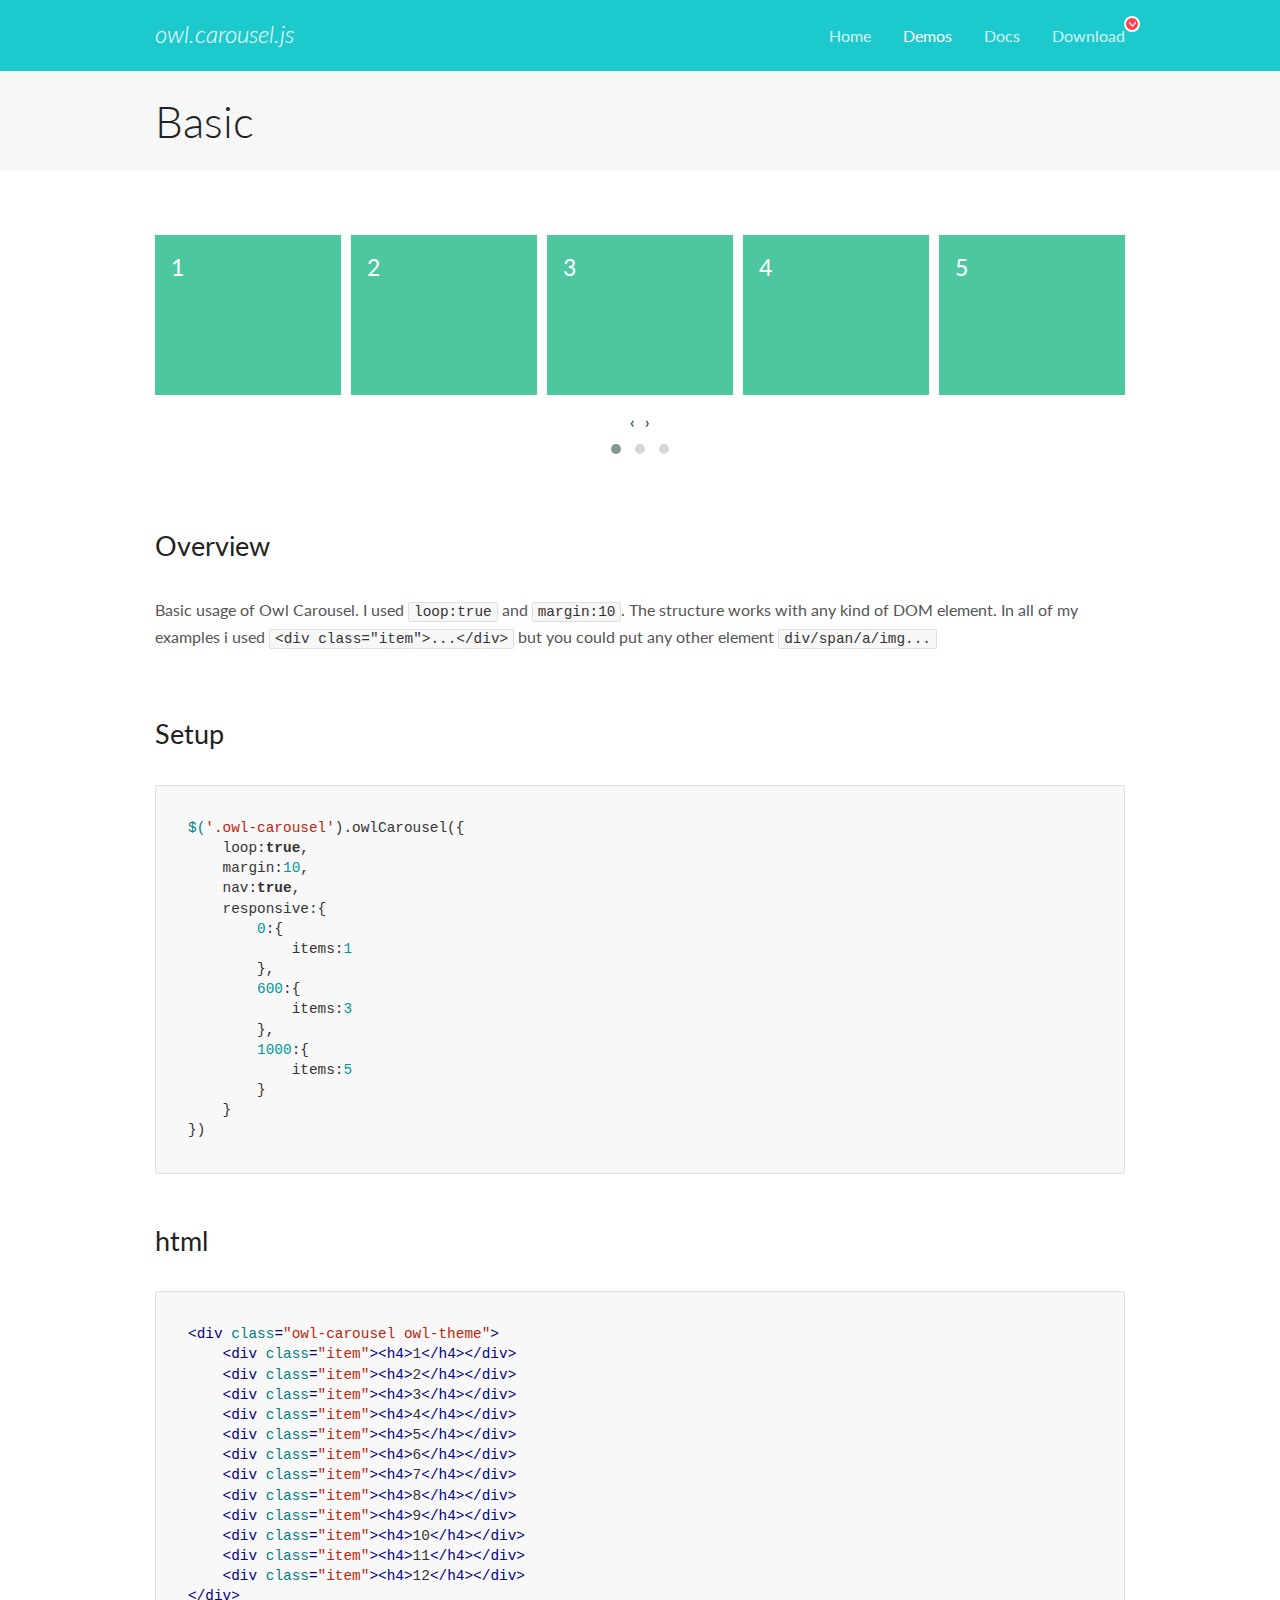
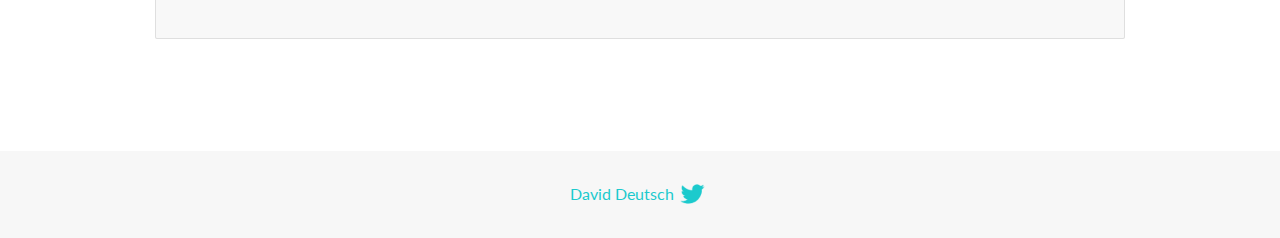
<file: exam/fonts/OwlCarousel2-2.3.4/docs/demos/basic.html>
<!DOCTYPE html>
<html lang="en">
  <head>

    <!-- head -->
    <meta charset="utf-8">
    <meta name="msapplication-tap-highlight" content="no" />
    <meta name="viewport" content="width=device-width, initial-scale=1.0" />
    <meta name="description" content="Basic usage demo">
    <meta name="author" content="David Deutsch">
    <title>
      Basic Demo | Owl Carousel | 2.3.4
    </title>

    <!-- Stylesheets -->
    <link href='https://fonts.googleapis.com/css?family=Lato:300,400,700,400italic,300italic' rel='stylesheet' type='text/css'>
    <link rel="stylesheet" href="../assets/css/docs.theme.min.css">

    <!-- Owl Stylesheets -->
    <link rel="stylesheet" href="../assets/owlcarousel/assets/owl.carousel.min.css">
    <link rel="stylesheet" href="../assets/owlcarousel/assets/owl.theme.default.min.css">

    <!-- HTML5 shim and Respond.js IE8 support of HTML5 elements and media queries -->

    <!--[if lt IE 9]>
      <script src="https://oss.maxcdn.com/libs/html5shiv/3.7.0/html5shiv.js"></script>
      <script src="https://oss.maxcdn.com/libs/respond.js/1.3.0/respond.min.js"></script>
    <![endif]-->

    <!-- Favicons -->
    <link rel="apple-touch-icon-precomposed" sizes="144x144" href="../assets/ico/apple-touch-icon-144-precomposed.png">
    <link rel="shortcut icon" href="../assets/ico/favicon.png">
    <link rel="shortcut icon" href="favicon.ico">

    <!-- Yeah i know js should not be in header. Its required for demos.-->

    <!-- javascript -->
    <script src="../assets/vendors/jquery.min.js"></script>
    <script src="../assets/owlcarousel/owl.carousel.js"></script>
  </head>
  <body>

    <!-- header -->
    <header class="header">
      <div class="row">
        <div class="large-12 columns">
          <div class="brand left">
            <h3>
              <a href="/OwlCarousel2/">owl.carousel.js</a> 
            </h3>
          </div>
          <a id="toggle-nav" class="right">
            <span></span> <span></span> <span></span> 
          </a> 
          <div class="nav-bar">
            <ul class="clearfix">
              <li> <a href="/OwlCarousel2/index.html">Home</a>  </li>
              <li class="active">
                <a href="/OwlCarousel2/demos/demos.html">Demos</a> 
              </li>
              <li> <a href="/OwlCarousel2/docs/started-welcome.html">Docs</a>  </li>
              <li>
                <a href="https://github.com/OwlCarousel2/OwlCarousel2/archive/2.3.4.zip">Download</a> 
                <span class="download"></span> 
              </li>
            </ul>
          </div>
        </div>
      </div>
    </header>

    <!-- title -->
    <section class="title">
      <div class="row">
        <div class="large-12 columns">
          <h1>Basic</h1>
        </div>
      </div>
    </section>

    <!--  Demos -->
    <section id="demos">
      <div class="row">
        <div class="large-12 columns">
          <div class="owl-carousel owl-theme">
            <div class="item">
              <h4>1</h4>
            </div>
            <div class="item">
              <h4>2</h4>
            </div>
            <div class="item">
              <h4>3</h4>
            </div>
            <div class="item">
              <h4>4</h4>
            </div>
            <div class="item">
              <h4>5</h4>
            </div>
            <div class="item">
              <h4>6</h4>
            </div>
            <div class="item">
              <h4>7</h4>
            </div>
            <div class="item">
              <h4>8</h4>
            </div>
            <div class="item">
              <h4>9</h4>
            </div>
            <div class="item">
              <h4>10</h4>
            </div>
            <div class="item">
              <h4>11</h4>
            </div>
            <div class="item">
              <h4>12</h4>
            </div>
          </div>
          <h3 id="overview">Overview</h3>
          <p>Basic usage of Owl Carousel. I used <code>loop:true</code> and <code>margin:10</code>. The structure works with any kind of DOM element. In all of my examples i used <code>&lt;div class=&quot;item&quot;&gt;...&lt;/div&gt;</code> but you could
            put any other element <code>div/span/a/img...</code></p>
          <h3 id="setup">Setup</h3>
          <pre><code>$(&#39;.owl-carousel&#39;).owlCarousel({
    loop:true,
    margin:10,
    nav:true,
    responsive:{
        0:{
            items:1
        },
        600:{
            items:3
        },
        1000:{
            items:5
        }
    }
})</code></pre>
          <h3 id="html">html</h3>
          <pre><code>&lt;div class=&quot;owl-carousel owl-theme&quot;&gt;
    &lt;div class=&quot;item&quot;&gt;&lt;h4&gt;1&lt;/h4&gt;&lt;/div&gt;
    &lt;div class=&quot;item&quot;&gt;&lt;h4&gt;2&lt;/h4&gt;&lt;/div&gt;
    &lt;div class=&quot;item&quot;&gt;&lt;h4&gt;3&lt;/h4&gt;&lt;/div&gt;
    &lt;div class=&quot;item&quot;&gt;&lt;h4&gt;4&lt;/h4&gt;&lt;/div&gt;
    &lt;div class=&quot;item&quot;&gt;&lt;h4&gt;5&lt;/h4&gt;&lt;/div&gt;
    &lt;div class=&quot;item&quot;&gt;&lt;h4&gt;6&lt;/h4&gt;&lt;/div&gt;
    &lt;div class=&quot;item&quot;&gt;&lt;h4&gt;7&lt;/h4&gt;&lt;/div&gt;
    &lt;div class=&quot;item&quot;&gt;&lt;h4&gt;8&lt;/h4&gt;&lt;/div&gt;
    &lt;div class=&quot;item&quot;&gt;&lt;h4&gt;9&lt;/h4&gt;&lt;/div&gt;
    &lt;div class=&quot;item&quot;&gt;&lt;h4&gt;10&lt;/h4&gt;&lt;/div&gt;
    &lt;div class=&quot;item&quot;&gt;&lt;h4&gt;11&lt;/h4&gt;&lt;/div&gt;
    &lt;div class=&quot;item&quot;&gt;&lt;h4&gt;12&lt;/h4&gt;&lt;/div&gt;
&lt;/div&gt;</code></pre>
          <script>
            $(document).ready(function() {
              var owl = $('.owl-carousel');
              owl.owlCarousel({
                margin: 10,
                nav: true,
                loop: true,
                responsive: {
                  0: {
                    items: 1
                  },
                  600: {
                    items: 3
                  },
                  1000: {
                    items: 5
                  }
                }
              })
            })
          </script>
        </div>
      </div>
    </section>

    <!-- footer -->
    <footer class="footer">
      <div class="row">
        <div class="large-12 columns">
          <h5>
            <a href="/OwlCarousel2/docs/support-contact.html">David Deutsch</a> 
            <a id="custom-tweet-button" href="https://twitter.com/share?url=https://github.com/OwlCarousel2/OwlCarousel2&text=Owl Carousel - This is so awesome! " target="_blank"></a> 
          </h5>
        </div>
      </div>
    </footer>

    <!-- vendors -->
    <script src="../assets/vendors/highlight.js"></script>
    <script src="../assets/js/app.js"></script>
  </body>
</html>
</file>
